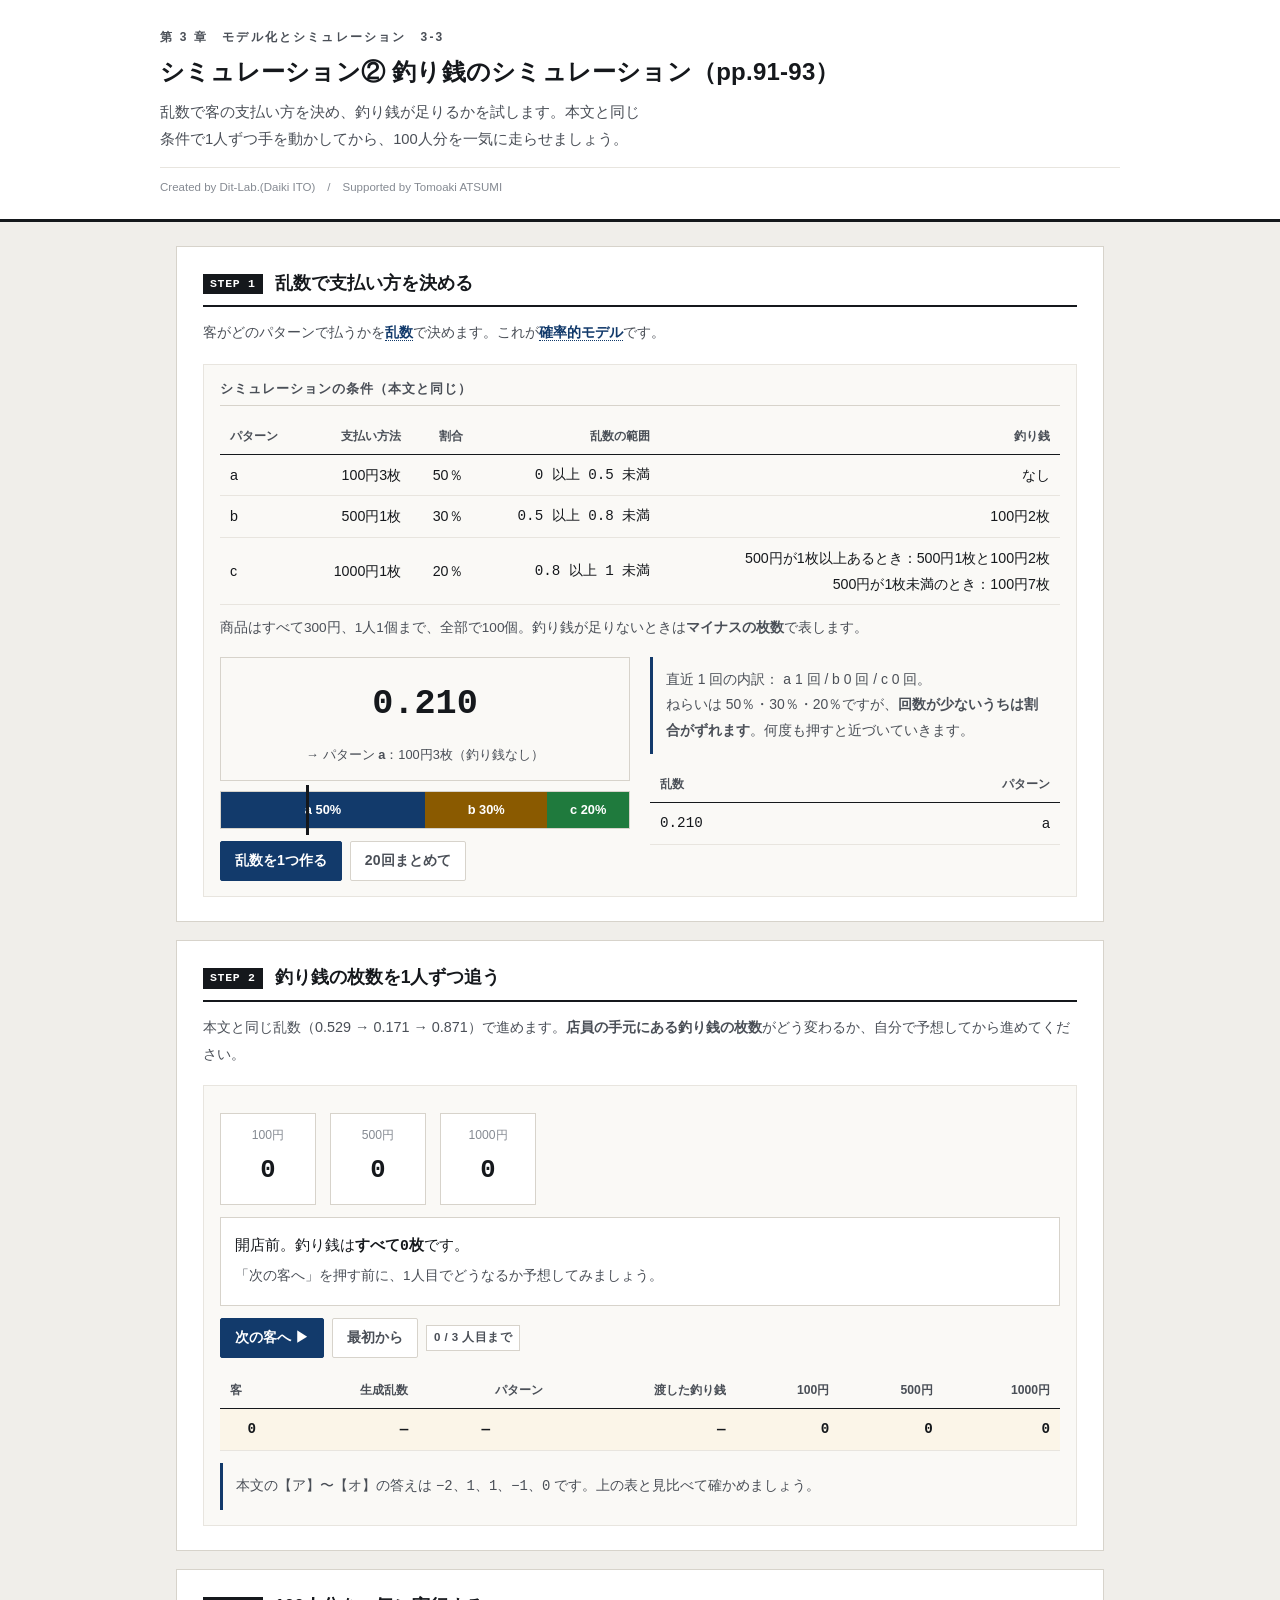
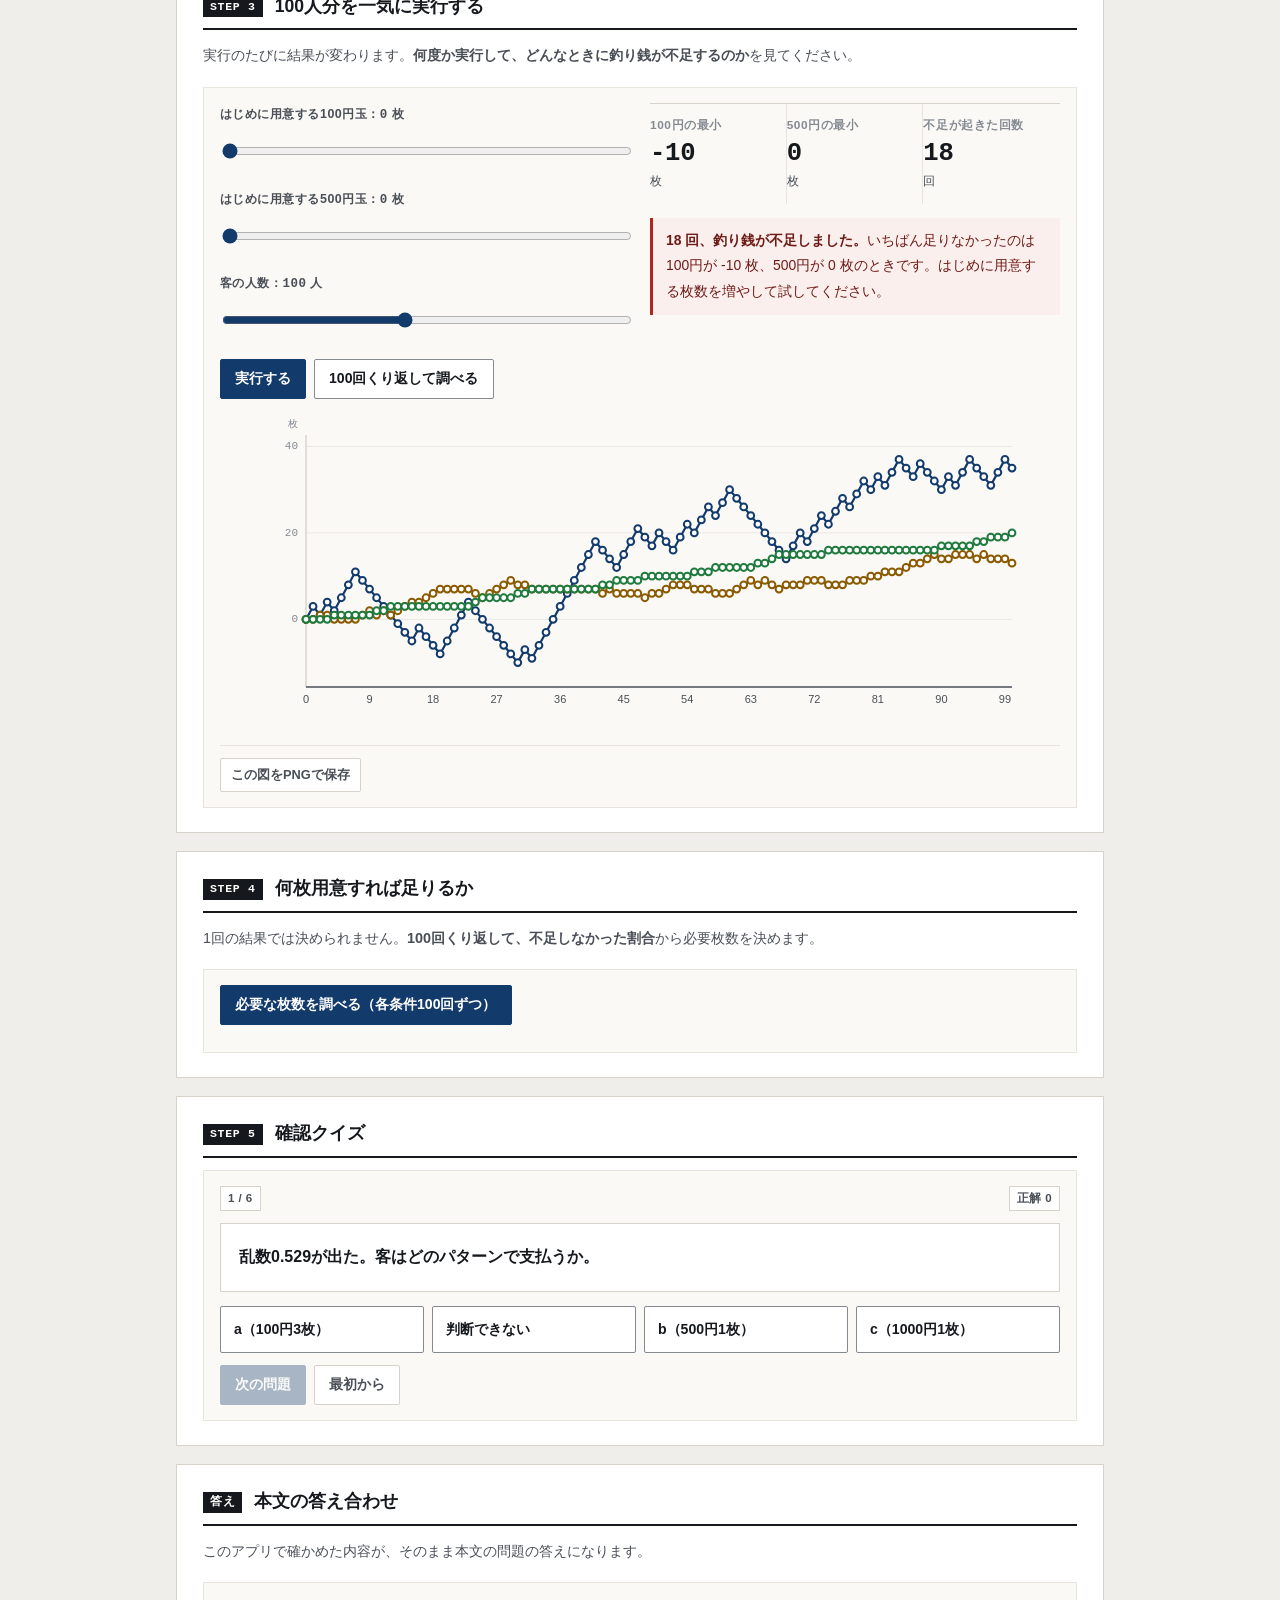
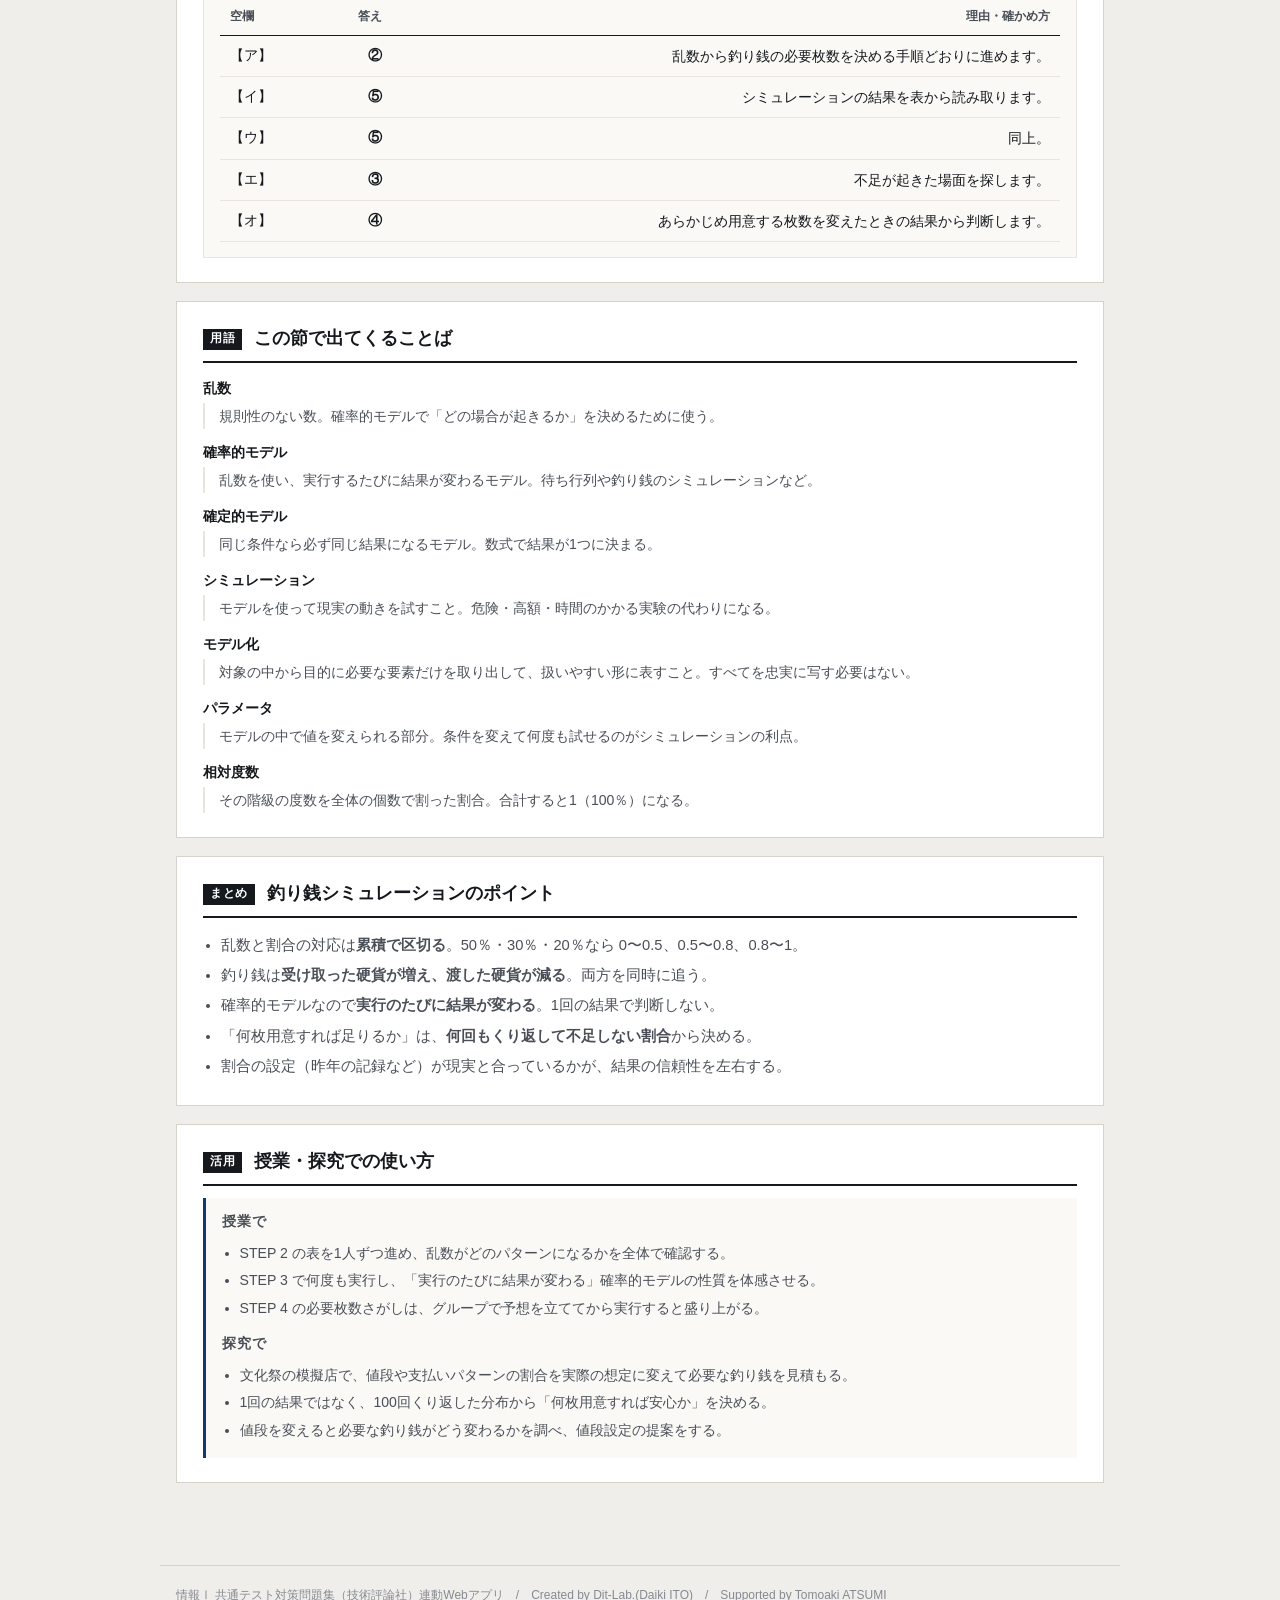
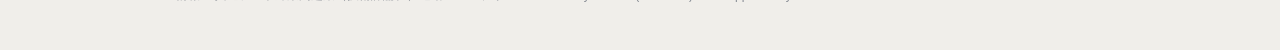
<file: index.html>
<!DOCTYPE html>
<html lang="ja">
<head>
<meta charset="UTF-8">
<meta name="viewport" content="width=device-width, initial-scale=1.0">
<title>シミュレーション② 釣り銭のシミュレーション｜情報Ⅰ共通テスト対策問題集</title>
<meta name="description" content="乱数で客の支払い方を決め、釣り銭が足りるかを試します。本文と同じ条件で1人ずつ手を動かしてから、100人分を一気に走らせましょう。">
<link rel="icon" href="data:image/svg+xml,%3Csvg xmlns=%22http://www.w3.org/2000/svg%22 viewBox=%220 0 32 32%22%3E%3Crect width=%2232%22 height=%2232%22 fill=%22%2315181c%22/%3E%3Ctext x=%2216%22 y=%2222%22 font-size=%2218%22 font-family=%22monospace%22 fill=%22%23fff%22 text-anchor=%22middle%22%3E01%3C/text%3E%3C/svg%3E">
<link rel="stylesheet" href="css/style.css?v=1b60c856">
<link rel="stylesheet" href="css/app.css?v=f16fe81f">
</head>
<body>

<header class="app-header">
  <div class="inner">
    <span class="eyebrow">第 3 章　モデル化とシミュレーション　3-3</span>
    <h1>シミュレーション② 釣り銭のシミュレーション（pp.91-93）</h1>
    <p class="lead">乱数で客の支払い方を決め、釣り銭が足りるかを試します。本文と同じ条件で1人ずつ手を動かしてから、100人分を一気に走らせましょう。</p>
    <p class="credit">Created by Dit-Lab.(Daiki ITO)　/　Supported by Tomoaki ATSUMI</p>
  </div>
</header>

<main class="wrap">
  <section class="step" id="step1">
    <h2><span class="no">STEP 1</span>乱数で支払い方を決める</h2>
    <p class="desc">客がどのパターンで払うかを<span class="term" data-t="乱数">乱数</span>で決めます。これが<span class="term" data-t="確率的モデル">確率的モデル</span>です。</p>

    <div class="panel">
      <h3>シミュレーションの条件（本文と同じ）</h3>
      <div class="tbl-scroll">
        <table class="tbl">
          <thead><tr><th>パターン</th><th>支払い方法</th><th>割合</th><th>乱数の範囲</th><th>釣り銭</th></tr></thead>
          <tbody>
            <tr><td>a</td><td>100円3枚</td><td>50％</td><td class="mono">0 以上 0.5 未満</td><td>なし</td></tr>
            <tr><td>b</td><td>500円1枚</td><td>30％</td><td class="mono">0.5 以上 0.8 未満</td><td>100円2枚</td></tr>
            <tr><td>c</td><td>1000円1枚</td><td>20％</td><td class="mono">0.8 以上 1 未満</td><td>500円が1枚以上あるとき：500円1枚と100円2枚<br>500円が1枚未満のとき：100円7枚</td></tr>
          </tbody>
        </table>
      </div>
      <p class="why" style="margin-top:10px">商品はすべて300円、1人1個まで、全部で100個。釣り銭が足りないときは<strong>マイナスの枚数</strong>で表します。</p>

      <div class="grid c2" style="margin-top:16px">
        <div>
          <div class="dice" id="dice">—<small>ボタンを押すと乱数を1つ作ります</small></div>
          <div class="patwrap">
            <div class="patbar" id="patbar">
              <span style="width:50%;background:#123a6b">a 50%</span>
              <span style="width:30%;background:#8a5a00">b 30%</span>
              <span style="width:20%;background:#1f7a3d">c 20%</span>
              <span class="marker" id="marker" style="left:0"></span>
            </div>
          </div>
          <div class="btn-row" style="margin-top:12px">
            <button class="btn primary" id="roll">乱数を1つ作る</button>
            <button class="btn ghost" id="roll20">20回まとめて</button>
          </div>
        </div>
        <div>
          <div class="note" id="diceNote">乱数が0.5未満ならパターンa、0.5以上0.8未満ならb、0.8以上ならcです。</div>
          <div class="tbl-scroll" style="margin-top:12px"><table class="tbl" id="rollTable"></table></div>
        </div>
      </div>
    </div>
  </section>

  <section class="step" id="step2">
    <h2><span class="no">STEP 2</span>釣り銭の枚数を1人ずつ追う</h2>
    <p class="desc">本文と同じ乱数（0.529 → 0.171 → 0.871）で進めます。<strong>店員の手元にある釣り銭の枚数</strong>がどう変わるか、自分で予想してから進めてください。</p>

    <div class="panel">
      <div class="coins" id="coins"></div>
      <div class="stepbox" id="stepBox" style="margin-top:12px;border:1px solid var(--rule);background:var(--paper);padding:14px;font-family:var(--mono);font-size:.92rem;line-height:2"></div>
      <div class="btn-row" style="margin-top:12px">
        <button class="btn primary" id="nextCust">次の客へ ▶</button>
        <button class="btn ghost" id="resetCust">最初から</button>
        <span class="badge" id="custBadge"></span>
      </div>
      <div class="tbl-scroll" style="margin-top:14px"><table class="tbl" id="simTable"></table></div>
      <div class="note info" style="margin-top:12px">
        本文の【ア】〜【オ】の答えは <span class="mono">−2、1、1、−1、0</span> です。上の表と見比べて確かめましょう。
      </div>
    </div>
  </section>

  <section class="step" id="step3">
    <h2><span class="no">STEP 3</span>100人分を一気に実行する</h2>
    <p class="desc">実行のたびに結果が変わります。<strong>何度か実行して、どんなときに釣り銭が不足するのか</strong>を見てください。</p>
    <div class="panel">
      <div class="grid c2">
        <div>
          <label class="fld" for="init100">はじめに用意する100円玉：<span class="mono" id="init100V">0</span> 枚</label>
          <input type="range" id="init100" min="0" max="60" step="1" value="0">
          <label class="fld" style="margin-top:10px" for="init500">はじめに用意する500円玉：<span class="mono" id="init500V">0</span> 枚</label>
          <input type="range" id="init500" min="0" max="40" step="1" value="0">
          <label class="fld" style="margin-top:10px" for="nCust">客の人数：<span class="mono" id="nCustV">100</span> 人</label>
          <input type="range" id="nCust" min="20" max="200" step="10" value="100">
          <div class="btn-row" style="margin-top:12px">
            <button class="btn primary" id="run100">実行する</button>
            <button class="btn" id="run100x">100回くり返して調べる</button>
          </div>
        </div>
        <div>
          <div class="metrics">
            <div class="metric"><div class="k">100円の最小</div><div class="v" id="min100">—</div><div class="s">枚</div></div>
            <div class="metric"><div class="k">500円の最小</div><div class="v" id="min500">—</div><div class="s">枚</div></div>
            <div class="metric"><div class="k">不足が起きた回数</div><div class="v" id="shortCnt">—</div><div class="s">回</div></div>
          </div>
          <div class="note" id="runNote" style="margin-top:14px">「実行する」を押してください。</div>
        </div>
      </div>
      <div id="runChart" style="margin-top:14px"></div>
      <div class="toolbar" id="runTools"></div>
    </div>
  </section>

  <section class="step" id="step4">
    <h2><span class="no">STEP 4</span>何枚用意すれば足りるか</h2>
    <p class="desc">1回の結果では決められません。<strong>100回くり返して、不足しなかった割合</strong>から必要枚数を決めます。</p>
    <div class="panel">
      <div class="btn-row">
        <button class="btn primary" id="findNeed">必要な枚数を調べる（各条件100回ずつ）</button>
      </div>
      <div class="note" id="needNote" hidden style="margin-top:12px"></div>
      <div class="tbl-scroll" style="margin-top:12px"><table class="tbl" id="needTable"></table></div>
    </div>
  </section>

  <section class="step" id="step5">
    <h2><span class="no">STEP 5</span>確認クイズ</h2>
    <div class="panel">
      <div class="qhead">
        <span class="badge" id="qProgress">1 / 1</span>
        <span class="badge">正解 <span class="score" id="qScore">0</span></span>
      </div>
      <div class="card-q"><div class="q-scene" id="qText"></div></div>
      <div class="choice4" id="qChoices"></div>
      <div class="note" id="qFb" hidden style="margin-top:12px"></div>
      <div class="btn-row" style="margin-top:12px">
        <button class="btn primary" id="qNext" disabled>次の問題</button>
        <button class="btn ghost" id="qReset">最初から</button>
      </div>
    </div>
  </section>

  <section class="step" id="ansBox">
    <h2><span class="no">答え</span>本文の答え合わせ</h2>
    <p class="desc">このアプリで確かめた内容が、そのまま本文の問題の答えになります。</p>
    <div class="panel">
      <div class="tbl-scroll"><table class="tbl"><thead><tr><th>空欄</th><th>答え</th><th>理由・確かめ方</th></tr></thead><tbody><tr><td class="mono">【ア】</td><td class="mono"><strong>②</strong></td><td>乱数から釣り銭の必要枚数を決める手順どおりに進めます。</td></tr><tr><td class="mono">【イ】</td><td class="mono"><strong>⑤</strong></td><td>シミュレーションの結果を表から読み取ります。</td></tr><tr><td class="mono">【ウ】</td><td class="mono"><strong>⑤</strong></td><td>同上。</td></tr><tr><td class="mono">【エ】</td><td class="mono"><strong>③</strong></td><td>不足が起きた場面を探します。</td></tr><tr><td class="mono">【オ】</td><td class="mono"><strong>④</strong></td><td>あらかじめ用意する枚数を変えたときの結果から判断します。</td></tr></tbody></table></div>
    </div>
  </section>

  <section class="step" id="glossary">
    <h2><span class="no">用語</span>この節で出てくることば</h2>
    <div id="glossBox"></div>
  </section>

  <section class="step">
    <h2><span class="no">まとめ</span>釣り銭シミュレーションのポイント</h2>
    <ul style="margin:0;padding-left:1.2em;color:var(--ink-2);font-size:.92rem;line-height:2.05">
      <li>乱数と割合の対応は<strong>累積で区切る</strong>。50％・30％・20％なら 0〜0.5、0.5〜0.8、0.8〜1。</li>
      <li>釣り銭は<strong>受け取った硬貨が増え、渡した硬貨が減る</strong>。両方を同時に追う。</li>
      <li>確率的モデルなので<strong>実行のたびに結果が変わる</strong>。1回の結果で判断しない。</li>
      <li>「何枚用意すれば足りるか」は、<strong>何回もくり返して不足しない割合</strong>から決める。</li>
      <li>割合の設定（昨年の記録など）が現実と合っているかが、結果の信頼性を左右する。</li>
    </ul>
  </section>

  <section class="step">
    <h2><span class="no">活用</span>授業・探究での使い方</h2>
    <div class="use-note">
      <h3>授業で</h3>
      <ul>
        <li>STEP 2 の表を1人ずつ進め、乱数がどのパターンになるかを全体で確認する。</li>
        <li>STEP 3 で何度も実行し、「実行のたびに結果が変わる」確率的モデルの性質を体感させる。</li>
        <li>STEP 4 の必要枚数さがしは、グループで予想を立ててから実行すると盛り上がる。</li>
      </ul>
      <h3 style="margin-top:12px">探究で</h3>
      <ul>
        <li>文化祭の模擬店で、値段や支払いパターンの割合を実際の想定に変えて必要な釣り銭を見積もる。</li>
        <li>1回の結果ではなく、100回くり返した分布から「何枚用意すれば安心か」を決める。</li>
        <li>値段を変えると必要な釣り銭がどう変わるかを調べ、値段設定の提案をする。</li>
      </ul>
    </div>
  </section>

</main>

<footer class="app-footer">
  情報Ⅰ 共通テスト対策問題集（技術評論社）連動Webアプリ　/　Created by Dit-Lab.(Daiki ITO)　/　Supported by Tomoaki ATSUMI
</footer>

<script src="js/tools.js?v=c07db610"></script>
<script src="js/chart.js?v=fb6e3be1"></script>
<script src="js/terms.js?v=eed9ff1d"></script>
<script src="js/app.js?v=c9d56473"></script>
</body>
</html>
</file>
<file: css/style.css>
/* =========================================================
   情報Ⅰ 共通テスト対策問題集 — Web アプリ共通スタイル
   紙面（参考書）に寄せた設計。装飾色は使わず、色は意味を持つときだけ。
   ========================================================= */

:root{
  --paper:#ffffff;
  --paper-2:#faf9f6;      /* うすい紙 */
  --bg:#f0eeea;           /* 台紙 */
  --ink:#15181c;
  --ink-2:#4a4f57;
  --ink-3:#858a92;
  --rule:#d7d3cb;         /* 罫線 */
  --rule-2:#e8e5df;
  --accent:#123a6b;       /* 濃紺。主要操作と現在地だけに使う */
  --accent-w:#e9eef6;
  --zero:#c0392b;         /* 左＝0 */
  --one:#1d4ed8;          /* 右＝1 */
  --ok:#1f7a3d;   --ok-bg:#eef6f0;
  --ng:#b3261e;   --ng-bg:#fbefee;
  --warn:#8a5a00; --warn-bg:#fbf5e8;
  --font:"Hiragino Kaku Gothic ProN","Hiragino Sans","Yu Gothic Medium","Yu Gothic",
         "Noto Sans JP",Meiryo,-apple-system,BlinkMacSystemFont,sans-serif;
  --mono:"SFMono-Regular",Menlo,Consolas,"Courier New",monospace;
}

*{box-sizing:border-box}
[hidden]{display:none !important}
html{-webkit-text-size-adjust:100%}
body{
  margin:0; background:var(--bg); color:var(--ink);
  font-family:var(--font); font-size:16px; line-height:1.85;
  font-feature-settings:"palt" 1;
}
h1,h2,h3,h4{line-height:1.45; margin:0; font-weight:700}
p{margin:0 0 .75em} p:last-child{margin-bottom:0}
a{color:var(--accent)}

/* ---------- 標題 ---------- */
.app-header{background:var(--paper); border-bottom:3px solid var(--ink); padding:26px 20px 20px}
.app-header .inner{max-width:960px; margin:0 auto}
.app-header .eyebrow{
  font-size:.75rem; font-weight:700; color:var(--ink-2); letter-spacing:.18em;
  display:block; margin-bottom:7px;
}
.app-header h1{font-size:1.5rem; letter-spacing:.01em}
.app-header .lead{font-size:.92rem; color:var(--ink-2); margin-top:9px; max-width:60ch}
.app-header .credit{
  font-size:.72rem; color:var(--ink-3); margin-top:14px;
  padding-top:9px; border-top:1px solid var(--rule-2);
}

/* ---------- 版面 ---------- */
.wrap{max-width:960px; margin:0 auto; padding:24px 16px 64px}
.step{background:var(--paper); border:1px solid var(--rule); padding:24px 26px; margin-bottom:18px}
.step > h2{
  display:flex; align-items:baseline; gap:12px; font-size:1.1rem;
  padding-bottom:9px; border-bottom:2px solid var(--ink); margin-bottom:12px;
}
.step > h2 .no{
  flex:none; font-family:var(--mono); font-size:.72rem; font-weight:700;
  background:var(--ink); color:var(--paper); padding:2px 7px; letter-spacing:.06em;
  position:relative; top:-2px;
}
.step > .desc{color:var(--ink-2); font-size:.9rem; margin-bottom:18px}
.step[hidden]{display:none}

.grid{display:grid; gap:20px}
.grid > *{min-width:0}          /* 子の中身で列が広がるのを防ぐ */
@media(min-width:800px){ .grid.c2{grid-template-columns:1fr 1fr} }
@media(min-width:800px){ .grid.c21{grid-template-columns:1.45fr 1fr} }

.panel{border:1px solid var(--rule-2); background:var(--paper-2); padding:15px 16px; min-width:0}
.panel > h3{
  font-size:.8rem; font-weight:700; color:var(--ink-2); letter-spacing:.08em;
  margin-bottom:12px; padding-bottom:6px; border-bottom:1px solid var(--rule);
}

/* ---------- 部品 ---------- */
.btn{
  appearance:none; border:1px solid var(--ink-3); background:var(--paper); color:var(--ink);
  font-family:inherit; font-size:.88rem; font-weight:700; padding:8px 14px;
  border-radius:2px; cursor:pointer; min-height:40px; line-height:1.4;
  transition:background .12s, border-color .12s, color .12s;
}
.btn:hover:not(:disabled){background:var(--accent-w); border-color:var(--accent); color:var(--accent)}
.btn:disabled{opacity:.35; cursor:not-allowed}
.btn.primary{background:var(--accent); color:var(--paper); border-color:var(--accent)}
.btn.primary:hover:not(:disabled){background:#0d2c53; color:var(--paper)}
.btn.ghost{border-color:var(--rule); color:var(--ink-2)}
.btn.sm{font-size:.8rem; padding:5px 10px; min-height:34px}
.btn-row{display:flex; flex-wrap:wrap; gap:8px; align-items:center}

/* タブ（見出し下線式） */
.seg{display:flex; gap:0; border-bottom:1px solid var(--rule)}
.seg button{
  appearance:none; border:0; background:transparent; font-family:inherit; font-size:.88rem;
  font-weight:700; color:var(--ink-3); padding:9px 4px; margin-right:26px; cursor:pointer;
  border-bottom:3px solid transparent; margin-bottom:-1px; min-height:40px;
}
.seg button:hover{color:var(--ink-2)}
.seg button[aria-pressed="true"]{color:var(--ink); border-bottom-color:var(--accent)}

label.fld{display:block; font-size:.78rem; font-weight:700; color:var(--ink-2); margin-bottom:5px; letter-spacing:.04em}
input[type=text], textarea, input[type=number]{
  width:100%; font-family:inherit; font-size:1rem; color:var(--ink);
  border:1px solid var(--ink-3); border-radius:2px; padding:9px 11px;
  background:var(--paper); min-height:42px;
}
input:focus, textarea:focus{outline:2px solid var(--accent); outline-offset:-1px; border-color:var(--accent)}
.btn:focus-visible, .seg button:focus-visible, .node-card:focus-visible{outline:2px solid var(--accent); outline-offset:2px}
textarea{resize:vertical; line-height:1.7}
.mono{font-family:var(--mono)}

table.tbl{width:100%; border-collapse:collapse; font-size:.89rem}
table.tbl th, table.tbl td{border-bottom:1px solid var(--rule-2); padding:7px 10px; text-align:right}
table.tbl th:first-child, table.tbl td:first-child{text-align:left}
table.tbl thead th{border-bottom:1.5px solid var(--ink); font-size:.76rem; color:var(--ink-2); font-weight:700; white-space:nowrap}
.tbl-scroll{overflow-x:auto; -webkit-overflow-scrolling:touch; max-width:100%}

.note{padding:10px 13px; font-size:.87rem; border-left:3px solid var(--ink-3); background:var(--paper-2); overflow-wrap:break-word; word-break:break-word}
.note.ok{background:var(--ok-bg); border-left-color:var(--ok); color:#123f22}
.note.ng{background:var(--ng-bg); border-left-color:var(--ng); color:#6d1a15}
.note.info{background:var(--paper-2); border-left-color:var(--accent); color:var(--ink-2)}
.note.warn{background:var(--warn-bg); border-left-color:var(--warn); color:#5c3d00}
.note[hidden]{display:none}

.badge{
  display:inline-block; font-size:.72rem; font-weight:700; padding:1px 7px;
  border:1px solid var(--rule); color:var(--ink-2); background:var(--paper); letter-spacing:.04em;
}

/* 数値は罫線で仕切るだけ。カードにしない */
.metrics{display:flex; flex-wrap:wrap; gap:0; border-top:1px solid var(--rule)}
.metric{flex:1 1 130px; padding:11px 14px 11px 0; border-right:1px solid var(--rule-2)}
.metric:last-child{border-right:0}
.metric .k{font-size:.74rem; color:var(--ink-3); font-weight:700; letter-spacing:.05em}
.metric .v{font-size:1.6rem; font-weight:700; line-height:1.3; font-family:var(--mono); letter-spacing:-.01em}
.metric .s{font-size:.76rem; color:var(--ink-2)}

.bit0{color:var(--zero); font-weight:700}
.bit1{color:var(--one); font-weight:700}

.app-footer{
  max-width:960px; margin:0 auto; padding:18px 16px 44px; color:var(--ink-3);
  font-size:.75rem; border-top:1px solid var(--rule);
}
.sr-only{position:absolute;width:1px;height:1px;overflow:hidden;clip:rect(0 0 0 0);white-space:nowrap}

@media(max-width:640px){
  body{font-size:15px}
  .app-header{padding:20px 16px 16px}
  .app-header h1{font-size:1.16rem}
  .wrap{padding:16px 12px 52px}
  .step{padding:18px 15px}
  .seg button{margin-right:18px; font-size:.84rem}
  .metric{flex-basis:50%; border-right:0}
}
@media (prefers-reduced-motion:reduce){ *{animation:none!important; transition:none!important} }

/* ---------- 自分のデータ・共有・印刷 ---------- */
.toolbar{display:flex; flex-wrap:wrap; gap:8px; align-items:center; margin-top:12px;
  padding-top:12px; border-top:1px solid var(--rule-2)}
.toolbar .hint{font-size:.78rem; color:var(--ink-3)}
.paste-area{width:100%; min-height:110px; font-family:var(--mono); font-size:.86rem}
.use-note{background:var(--paper-2); border-left:3px solid var(--accent); padding:14px 16px; font-size:.88rem}
.use-note h3{font-size:.86rem; letter-spacing:.06em; margin-bottom:8px; color:var(--ink-2)}
.use-note ol, .use-note ul{margin:0; padding-left:1.25em; line-height:1.95; color:var(--ink-2)}

@media print{
  body{background:#fff}
  .app-header{border-bottom:2px solid #000}
  .step{border:1px solid #bbb; break-inside:avoid; page-break-inside:avoid; margin-bottom:12px}
  .btn, .seg, .toolbar, input[type=range]{display:none !important}
  .note{border-left-width:2px}
  a[href]:after{content:""}
}

/* ---------- 入力グリッド ---------- */
.dg-scroll{overflow:auto; -webkit-overflow-scrolling:touch; border:1px solid var(--rule); background:var(--paper); max-height:420px}
table.dg{border-collapse:collapse; font-family:var(--mono); font-size:.9rem; min-width:100%}
table.dg th, table.dg td{border:1px solid var(--rule-2); padding:0}
table.dg thead th{background:var(--paper-2); position:sticky; top:0; z-index:2}
table.dg .dg-n{background:var(--paper-2); color:var(--ink-3); font-size:.76rem; font-weight:400;
  text-align:center; min-width:34px; padding:0 4px; position:sticky; left:0; z-index:1}
table.dg .dg-corner{background:var(--paper-2); min-width:34px; position:sticky; left:0; z-index:3}
table.dg .dg-act{background:var(--paper-2); width:34px}
.dg-h, .dg-c{width:100%; min-width:96px; border:0; background:transparent; font-family:inherit;
  font-size:.9rem; padding:8px 9px; color:var(--ink); min-height:38px}
.dg-h{font-weight:700; font-family:var(--font); font-size:.82rem; color:var(--ink-2)}
.dg-c.num{text-align:right}
.dg-c:focus, .dg-h:focus{outline:2px solid var(--accent); outline-offset:-2px; background:var(--accent-w)}
.dg-del{border:0; background:transparent; color:var(--ink-3); cursor:pointer; width:32px; height:34px; font-size:1rem}
.dg-del:hover{color:var(--ng)}
.dg-tools{display:flex; flex-wrap:wrap; gap:8px; align-items:center; margin-top:10px}
.dg-hint{font-size:.76rem; color:var(--ink-3)}

/* ---------- ファイル読み込み ---------- */
.filebox{display:flex; flex-wrap:wrap; gap:10px; align-items:center; padding:12px;
  border:1px dashed var(--rule); background:var(--paper-2)}
.filebox input[type=file]{font-size:.85rem; font-family:inherit; max-width:100%}
.filebox .sel{max-width:220px}
.filelabel{display:inline-flex; align-items:center; gap:6px; font-size:.85rem; font-weight:700;
  border:1px solid var(--ink-3); background:var(--paper); padding:8px 14px; border-radius:2px; cursor:pointer; min-height:40px}
.filelabel:hover{border-color:var(--accent); color:var(--accent); background:var(--accent-w)}
.filelabel input{display:none}

/* ---------- 用語解説 ---------- */
.term{position:relative; border-bottom:1.5px dotted var(--accent); cursor:help; color:var(--accent); font-weight:700}
.term .term-pop{display:none; position:absolute; left:0; top:1.7em; z-index:50; width:min(300px,78vw);
  background:var(--paper); border:1px solid var(--ink-3); box-shadow:0 6px 20px rgba(0,0,0,.14);
  padding:10px 12px; font-size:.82rem; font-weight:400; color:var(--ink-2); line-height:1.75;
  border-left:3px solid var(--accent); cursor:auto; text-align:left}
.term .term-pop b{display:block; color:var(--ink); font-size:.86rem; margin-bottom:3px}
.term.open .term-pop{display:block}
dl.gloss{margin:0; font-size:.88rem}
dl.gloss dt{font-weight:700; color:var(--ink); margin-top:10px}
dl.gloss dt:first-child{margin-top:0}
dl.gloss dd{margin:2px 0 0; color:var(--ink-2); line-height:1.85; padding-left:1em; border-left:2px solid var(--rule-2)}
@media print{ .term{border-bottom:0; color:inherit} .term .term-pop{display:none !important} }

/* ---------- スマホ・タブレット ---------- */
@media (max-width:1024px){
  /* iOS で入力時に画面が勝手に拡大するのを防ぐ（16px 未満だとズームする） */
  input[type=text], input[type=number], textarea, select, .dg-c, .dg-h{ font-size:16px }
  .dg-c, .dg-h{ min-width:110px }
}
@media (max-width:820px){
  .grid.c2,.grid.c21{grid-template-columns:1fr}
  .dg-scroll{max-height:340px}
  .filebox{flex-direction:column; align-items:stretch}
  .filebox .sel{max-width:100%}
  .term .term-pop{left:auto; right:0; width:min(280px,86vw)}
}
@media (max-width:480px){
  .step > h2{font-size:1rem; flex-wrap:wrap}
  .metrics{gap:0}
  .metric{flex-basis:50%; padding-right:10px}
  .metric .v{font-size:1.3rem}
  .btn{padding:8px 12px}
  .dg-tools{gap:6px}
  .dg-hint{width:100%}
}
/* タッチ操作でのスクロールを滑らかに */
.tbl-scroll, .dg-scroll, .tree-box{ -webkit-overflow-scrolling:touch; overscroll-behavior-x:contain }

/* 幅指定つきの入力欄がスマートフォンではみ出さないようにする */
input[type=text], input[type=number], input[type=search], textarea, select{ max-width:100% }
.btn-row > label{ min-width:0; max-width:100% }
.btn-row > label input, .btn-row > label select{ max-width:100% }

/* 共通：○×判定・並べかえ（quiz.js 用） */
.abcde{border:1px solid var(--rule); border-radius:3px; overflow:hidden}
.abcde > div{border-top:1px solid var(--rule); padding:10px 12px}
.abcde > div:first-child{border-top:0}
.abcde .st{display:flex; gap:10px; align-items:flex-start; flex-wrap:wrap}
.abcde .st .k{font-weight:700; font-family:var(--mono); min-width:1.4em}
.abcde .st .t{flex:1; min-width:12em}
.abcde .jb{display:flex; gap:6px}
.abcde .jb .btn{min-width:3.4em; padding:6px 10px; text-align:center}
.prep{display:grid; grid-template-columns:repeat(auto-fit,minmax(150px,1fr)); gap:10px; margin-top:10px}
.prep .slot{border:1px dashed var(--ink-3); border-radius:3px; padding:10px; min-height:92px; background:var(--paper)}
.prep .slot.filled{border-style:solid}
.prep .slot .tag{font:700 .74rem/1.4 var(--mono); color:var(--accent); display:block; margin-bottom:6px}
.prep .slot .txt{font-size:.86rem; line-height:1.7}
.cards{display:flex; flex-wrap:wrap; gap:8px; margin-top:10px}
.cards .c{border:1px solid var(--ink-3); border-radius:3px; padding:9px 12px; background:var(--paper);
  cursor:pointer; font-size:.88rem; max-width:100%; text-align:left; font-family:inherit; color:var(--ink)}
.cards .c:hover{background:var(--warn-bg)}
.cards .c.used{opacity:.35; pointer-events:none}

/* --- 予想してから実行 --- */
.pmark{display:inline-block; background:var(--accent); color:#fff; font-size:.7rem; font-weight:700;
  letter-spacing:.08em; padding:2px 7px; border-radius:2px; margin-right:8px; vertical-align:2px}
input.pin{font-size:1.05rem; padding:7px 10px; border:1px solid var(--rule); border-radius:3px;
  width:9em; max-width:100%; background:#fff}
.btn-row .unit{color:var(--muted); font-size:.9rem}
.choice4 .btn.on{border-color:var(--accent); box-shadow:inset 0 0 0 1px var(--accent); font-weight:700}
/* 設問文の見出し（flex ではなく通常の段落。.qhead は左右振り分け用なので用途が別） */
.pq{margin:0 0 10px; font-weight:700; line-height:1.85}
</file>
<file: css/app.css>
.qhead{display:flex; justify-content:space-between; align-items:center; margin-bottom:12px}
.card-q{border:1px solid var(--rule); background:var(--paper); padding:18px; margin-bottom:14px}
.q-scene{font-size:1rem; font-weight:700; line-height:1.9}
.choice4{display:grid; gap:8px; grid-template-columns:repeat(auto-fit,minmax(160px,1fr))}
.choice4 .btn{text-align:left; line-height:1.65; padding:11px 13px}
.choice4 .btn.correct{background:var(--ok-bg); border-color:var(--ok); color:var(--ok)}
.choice4 .btn.wrong{background:var(--ng-bg); border-color:var(--ng); color:var(--ng)}
.choice4.locked{pointer-events:none}
.sel{width:100%; font-family:inherit; font-size:.95rem; padding:9px 11px; min-height:42px;
  border:1px solid var(--ink-3); border-radius:2px; background:var(--paper); color:var(--ink)}
input[type=range]{width:100%; accent-color:var(--accent); height:34px}
.why{font-size:.85rem; color:var(--ink-2); line-height:1.85}
.eqbox{font-family:var(--mono); font-size:1.02rem; font-weight:700; text-align:center; padding:14px;
  border:1px solid var(--rule); background:var(--paper-2); line-height:1.8}
.blankin{border:1.5px solid var(--accent); background:#fff; padding:6px 8px; text-align:center;
  font-family:var(--mono); min-height:38px; font-size:.95rem; max-width:120px}
.blankin.ok{border-color:var(--ok); background:var(--ok-bg)}
.blankin.ng{border-color:var(--ng); background:var(--ng-bg)}
table.tbl td .blankin{width:100%; max-width:none}
#simTable td{font-family:var(--mono); text-align:right}
#simTable td:first-child, #simTable td:nth-child(3){text-align:center}
#simTable tr.now td{background:var(--warn-bg); font-weight:700}
#simTable td.neg{color:var(--ng); font-weight:700}
.dice{font-family:var(--mono); font-size:2.2rem; font-weight:700; text-align:center; padding:14px;
  border:1px solid var(--rule); background:var(--paper-2)}
.dice small{display:block; font-family:var(--font); font-size:.8rem; color:var(--ink-2); font-weight:400; margin-top:6px}
.patbar{display:flex; height:38px; border:1px solid var(--rule); overflow:hidden; margin-top:10px}
.patbar span{display:flex; align-items:center; justify-content:center; font-size:.8rem; font-weight:700; color:#fff; position:relative}
.patbar .marker{position:absolute; top:-6px; width:3px; height:50px; background:var(--ink); z-index:2; transition:left .3s ease}
.patwrap{position:relative}
.coins{display:flex; gap:14px; flex-wrap:wrap; margin-top:12px}
.coin{border:1px solid var(--rule); background:var(--paper); padding:10px 16px; text-align:center; min-width:96px}
.coin .k{font-size:.76rem; color:var(--ink-3)}
.coin .v{font-family:var(--mono); font-size:1.6rem; font-weight:700}
.coin.neg .v{color:var(--ng)}
</file>
